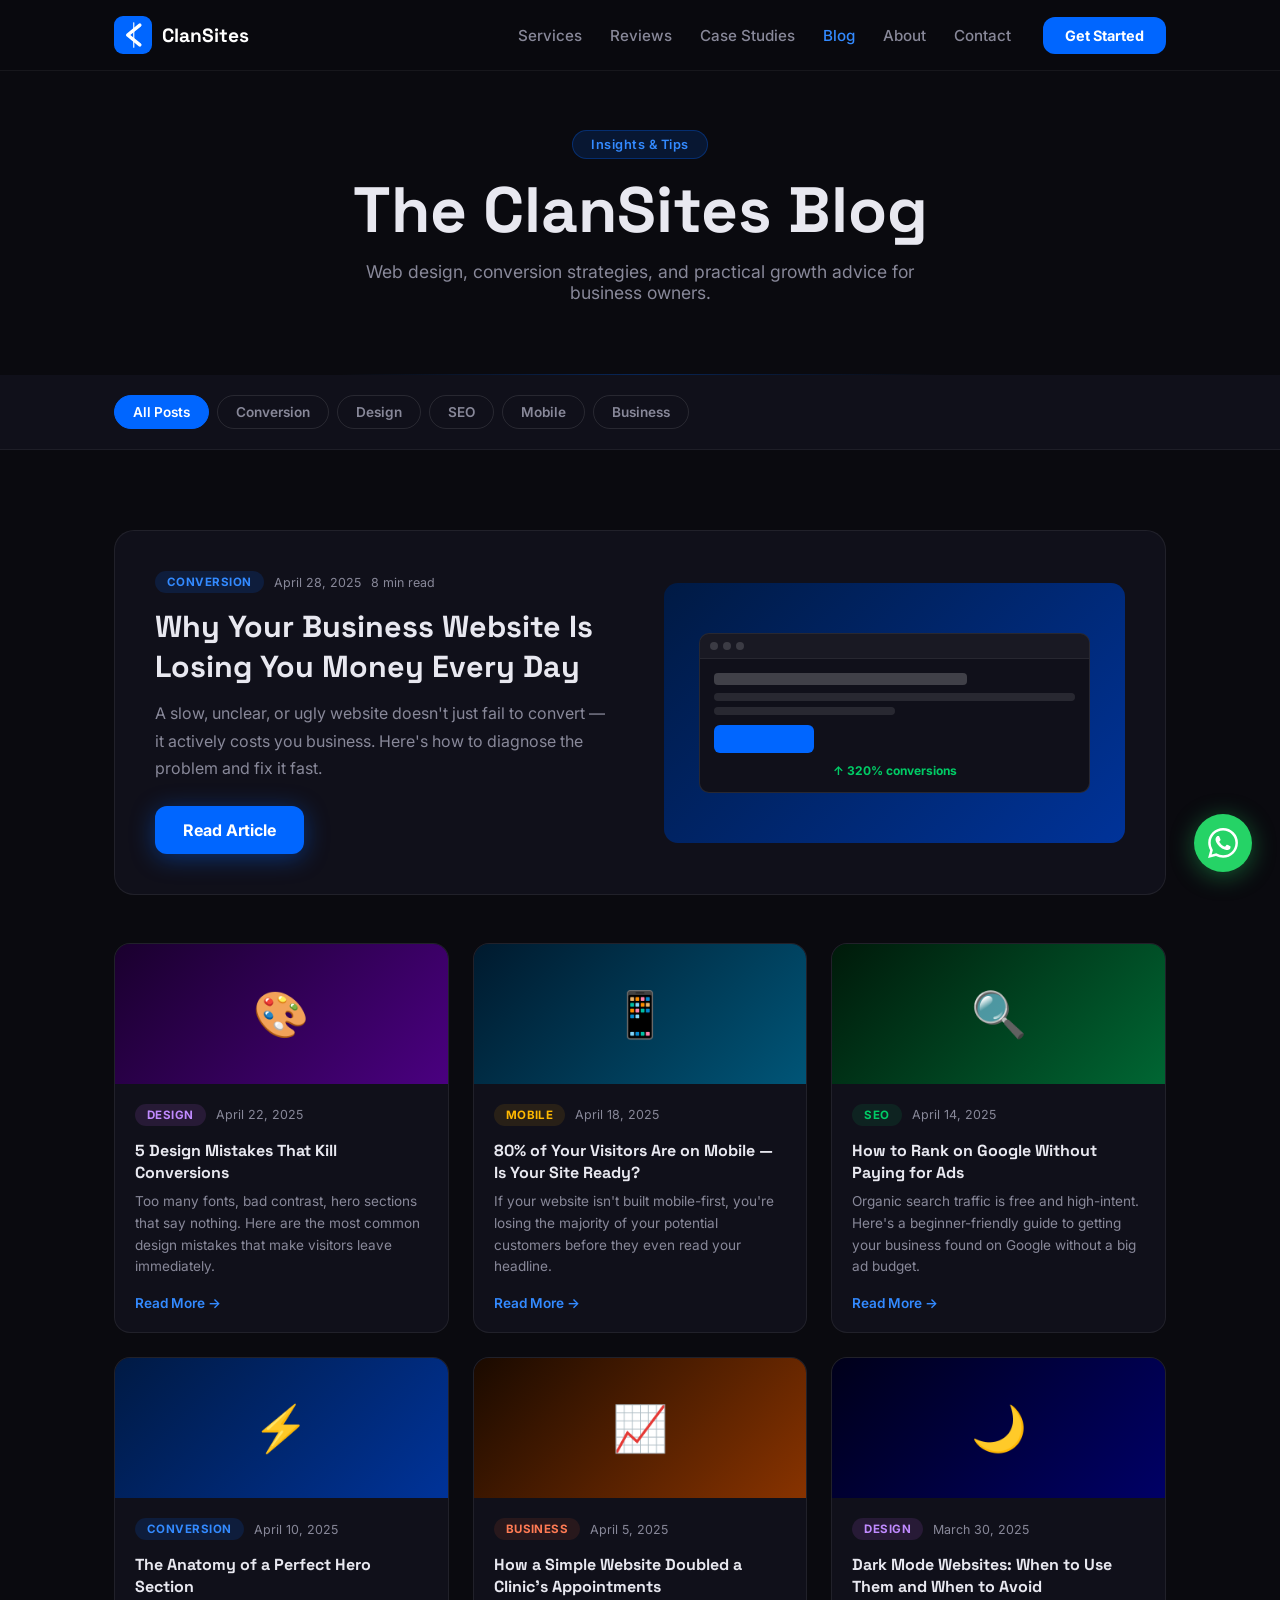
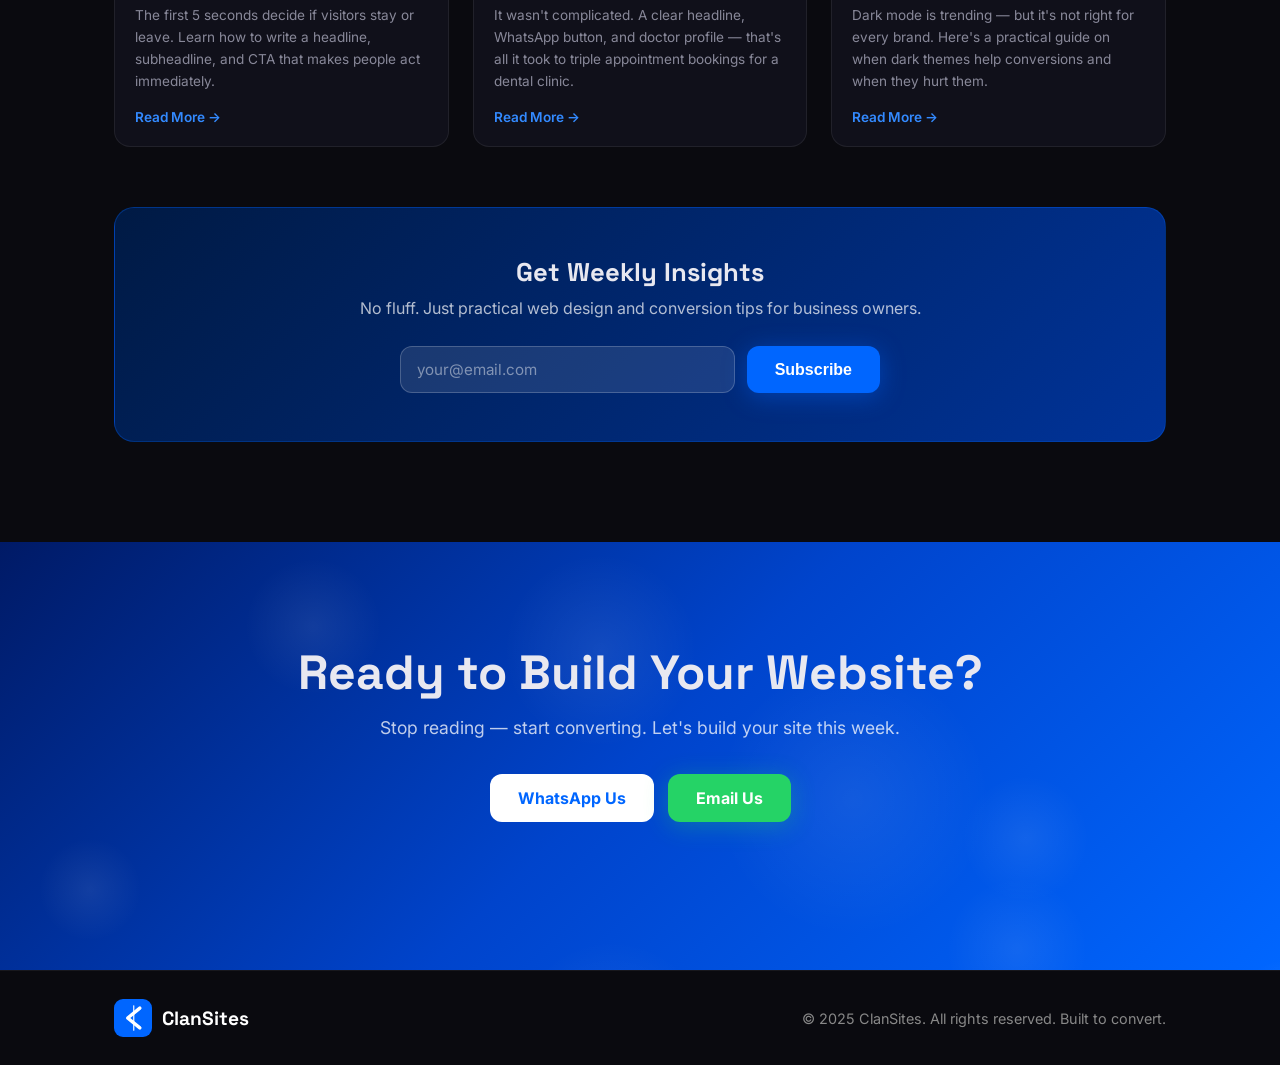
<file: blog.html>
<!DOCTYPE html>
<html lang="en">
<head>
  <!-- Google tag (gtag.js) -->
<script async src="https://www.googletagmanager.com/gtag/js?id=G-Y7ZDXS40W9"></script>
<script>
  window.dataLayer = window.dataLayer || [];
  function gtag(){dataLayer.push(arguments);}
  gtag('js', new Date());

  gtag('config', 'G-Y7ZDXS40W9');
</script>
  <meta charset="UTF-8" />
  <meta name="viewport" content="width=device-width, initial-scale=1.0" />
  <title>Blog — ClanSites</title>
  <meta name="description" content="Web design tips, conversion strategies, and business growth insights from the ClanSites team." />
  <link rel="preconnect" href="https://fonts.googleapis.com" />
  <link href="https://fonts.googleapis.com/css2?family=Inter:wght@400;500;600;700;800;900&family=Space+Grotesk:wght@400;500;700&display=swap" rel="stylesheet" />
  <link rel="stylesheet" href="style.css" />
  <link rel="stylesheet" href="pages.css" />
</head>
  
<body>

  <nav class="nav scrolled" id="navbar">
    <div class="nav-inner">
      <a class="logo" href="index.html">
        <div class="logo-icon">
          <svg viewBox="0 0 100 100" fill="none" xmlns="http://www.w3.org/2000/svg">
            <rect width="100" height="100" rx="16" fill="#0066FF"/>
            <line x1="52" y1="18" x2="52" y2="82" stroke="white" stroke-width="3" stroke-linecap="round"/>
            <path d="M68 24 L36 50 L68 76" stroke="white" stroke-width="9" stroke-linecap="round" stroke-linejoin="round" fill="none"/>
          </svg>
        </div>
        <span class="logo-text">ClanSites</span>
      </a>
      <div class="nav-links">
        <a href="index.html#services">Services</a>
        <a href="index.html#trust">Reviews</a>
        <a href="case-studies.html">Case Studies</a>
        <a href="blog.html" class="nav-active">Blog</a>
        <a href="index.html#about">About</a>
        <a href="index.html#contact">Contact</a>
      </div>
      <a href="index.html#contact" class="btn btn-nav">Get Started</a>
      <button class="hamburger" id="hamburger" aria-label="Menu">
        <span></span><span></span><span></span>
      </button>
    </div>
    <div class="mobile-menu" id="mobileMenu">
      <a href="index.html#services">Services</a>
      <a href="index.html#trust">Reviews</a>
      <a href="case-studies.html">Case Studies</a>
      <a href="blog.html" class="nav-active">Blog</a>
      <a href="index.html#about">About</a>
      <a href="index.html#contact">Contact</a>
      <a href="index.html#contact" class="btn btn-primary" style="text-align:center">Get Started</a>
    </div>
  </nav>

  <!-- PAGE HERO -->
  <section class="page-hero">
    <div class="container">
      <div class="section-label">Insights & Tips</div>
      <h1 class="page-hero-title">The ClanSites Blog</h1>
      <p class="page-hero-sub">Web design, conversion strategies, and practical growth advice for business owners.</p>
    </div>
  </section>

  <!-- BLOG FILTER -->
  <section class="blog-filter-bar">
    <div class="container">
      <div class="filter-tabs">
        <button class="filter-tab active" data-cat="all">All Posts</button>
        <button class="filter-tab" data-cat="conversion">Conversion</button>
        <button class="filter-tab" data-cat="design">Design</button>
        <button class="filter-tab" data-cat="seo">SEO</button>
        <button class="filter-tab" data-cat="mobile">Mobile</button>
        <button class="filter-tab" data-cat="business">Business</button>
      </div>
    </div>
  </section>

  <!-- FEATURED POST -->
  <main class="page-main">
    <div class="container">

      <div class="blog-featured" data-cat="conversion">
        <div class="featured-text">
          <div class="blog-meta">
            <span class="blog-cat conversion">Conversion</span>
            <span class="blog-date">April 28, 2025</span>
            <span class="blog-read">8 min read</span>
          </div>
          <h2>Why Your Business Website Is Losing You Money Every Day</h2>
          <p>A slow, unclear, or ugly website doesn't just fail to convert — it actively costs you business. Here's how to diagnose the problem and fix it fast.</p>
          <a href="#" class="btn btn-primary">Read Article</a>
        </div>
        <div class="featured-visual">
          <div class="blog-illustration conversion-ill">
            <div class="ill-browser">
              <div class="ill-bar"><span></span><span></span><span></span></div>
              <div class="ill-content">
                <div class="ill-h"></div>
                <div class="ill-p"></div>
                <div class="ill-p short"></div>
                <div class="ill-btn"></div>
                <div class="ill-arrow">↑ 320% conversions</div>
              </div>
            </div>
          </div>
        </div>
      </div>

      <!-- Blog Grid -->
      <div class="blog-grid">

        <article class="blog-card" data-cat="design">
          <div class="blog-card-visual design-v">
            <div class="bv-icon">🎨</div>
          </div>
          <div class="blog-card-body">
            <div class="blog-meta">
              <span class="blog-cat design">Design</span>
              <span class="blog-date">April 22, 2025</span>
            </div>
            <h3>5 Design Mistakes That Kill Conversions</h3>
            <p>Too many fonts, bad contrast, hero sections that say nothing. Here are the most common design mistakes that make visitors leave immediately.</p>
            <a href="#" class="blog-read-link">Read More →</a>
          </div>
        </article>

        <article class="blog-card" data-cat="mobile">
          <div class="blog-card-visual mobile-v">
            <div class="bv-icon">📱</div>
          </div>
          <div class="blog-card-body">
            <div class="blog-meta">
              <span class="blog-cat mobile">Mobile</span>
              <span class="blog-date">April 18, 2025</span>
            </div>
            <h3>80% of Your Visitors Are on Mobile — Is Your Site Ready?</h3>
            <p>If your website isn't built mobile-first, you're losing the majority of your potential customers before they even read your headline.</p>
            <a href="#" class="blog-read-link">Read More →</a>
          </div>
        </article>

        <article class="blog-card" data-cat="seo">
          <div class="blog-card-visual seo-v">
            <div class="bv-icon">🔍</div>
          </div>
          <div class="blog-card-body">
            <div class="blog-meta">
              <span class="blog-cat seo">SEO</span>
              <span class="blog-date">April 14, 2025</span>
            </div>
            <h3>How to Rank on Google Without Paying for Ads</h3>
            <p>Organic search traffic is free and high-intent. Here's a beginner-friendly guide to getting your business found on Google without a big ad budget.</p>
            <a href="#" class="blog-read-link">Read More →</a>
          </div>
        </article>

        <article class="blog-card" data-cat="conversion">
          <div class="blog-card-visual conv-v">
            <div class="bv-icon">⚡</div>
          </div>
          <div class="blog-card-body">
            <div class="blog-meta">
              <span class="blog-cat conversion">Conversion</span>
              <span class="blog-date">April 10, 2025</span>
            </div>
            <h3>The Anatomy of a Perfect Hero Section</h3>
            <p>The first 5 seconds decide if visitors stay or leave. Learn how to write a headline, subheadline, and CTA that makes people act immediately.</p>
            <a href="#" class="blog-read-link">Read More →</a>
          </div>
        </article>

        <article class="blog-card" data-cat="business">
          <div class="blog-card-visual biz-v">
            <div class="bv-icon">📈</div>
          </div>
          <div class="blog-card-body">
            <div class="blog-meta">
              <span class="blog-cat business">Business</span>
              <span class="blog-date">April 5, 2025</span>
            </div>
            <h3>How a Simple Website Doubled a Clinic's Appointments</h3>
            <p>It wasn't complicated. A clear headline, WhatsApp button, and doctor profile — that's all it took to triple appointment bookings for a dental clinic.</p>
            <a href="#" class="blog-read-link">Read More →</a>
          </div>
        </article>

        <article class="blog-card" data-cat="design">
          <div class="blog-card-visual design-v2">
            <div class="bv-icon">🌙</div>
          </div>
          <div class="blog-card-body">
            <div class="blog-meta">
              <span class="blog-cat design">Design</span>
              <span class="blog-date">March 30, 2025</span>
            </div>
            <h3>Dark Mode Websites: When to Use Them and When to Avoid</h3>
            <p>Dark mode is trending — but it's not right for every brand. Here's a practical guide on when dark themes help conversions and when they hurt them.</p>
            <a href="#" class="blog-read-link">Read More →</a>
          </div>
        </article>

      </div>

      <!-- Newsletter -->
      <div class="newsletter-box">
        <h3>Get Weekly Insights</h3>
        <p>No fluff. Just practical web design and conversion tips for business owners.</p>
        <form class="newsletter-form" id="newsletterForm">
          <input type="email" placeholder="your@email.com" required />
          <button type="submit" class="btn btn-primary">Subscribe</button>
        </form>
      </div>

    </div>
  </main>

  <section class="final-cta">
    <div class="cta-3d-bg" id="ctaBg"></div>
    <div class="container" style="position:relative;z-index:2">
      <h2>Ready to Build Your Website?</h2>
      <p>Stop reading — start converting. Let's build your site this week.</p>
      <div class="hero-ctas">
        <a href="https://wa.me/923001234567" target="_blank" class="btn btn-white">WhatsApp Us</a>
        <a href="mailto:hello@clansites.com" class="btn btn-whatsapp">Email Us</a>
      </div>
    </div>
  </section>

  <footer class="footer">
    <div class="container footer-inner">
      <a class="logo" href="index.html">
        <div class="logo-icon">
          <svg viewBox="0 0 100 100" fill="none" xmlns="http://www.w3.org/2000/svg">
            <rect width="100" height="100" rx="16" fill="#0066FF"/>
            <line x1="52" y1="18" x2="52" y2="82" stroke="white" stroke-width="3" stroke-linecap="round"/>
            <path d="M68 24 L36 50 L68 76" stroke="white" stroke-width="9" stroke-linecap="round" stroke-linejoin="round" fill="none"/>
          </svg>
        </div>
        <span class="logo-text" style="color:white">ClanSites</span>
      </a>
      <p style="color:#888;font-size:0.9rem">© 2025 ClanSites. All rights reserved. Built to convert.</p>
    </div>
  </footer>

  <a href="https://wa.me/923001234567" target="_blank" class="sticky-wa" aria-label="WhatsApp">
    <svg viewBox="0 0 24 24" fill="white" xmlns="http://www.w3.org/2000/svg">
      <path d="M17.472 14.382c-.297-.149-1.758-.867-2.03-.967-.273-.099-.471-.148-.67.15-.197.297-.767.966-.94 1.164-.173.199-.347.223-.644.075-.297-.15-1.255-.463-2.39-1.475-.883-.788-1.48-1.761-1.653-2.059-.173-.297-.018-.458.13-.606.134-.133.298-.347.446-.52.149-.174.198-.298.298-.497.099-.198.05-.371-.025-.52-.075-.149-.669-1.612-.916-2.207-.242-.579-.487-.5-.669-.51-.173-.008-.371-.01-.57-.01-.198 0-.52.074-.792.372-.272.297-1.04 1.016-1.04 2.479 0 1.462 1.065 2.875 1.213 3.074.149.198 2.096 3.2 5.077 4.487.709.306 1.262.489 1.694.625.712.227 1.36.195 1.871.118.571-.085 1.758-.719 2.006-1.413.248-.694.248-1.289.173-1.413-.074-.124-.272-.198-.57-.347m-5.421 7.403h-.004a9.87 9.87 0 01-5.031-1.378l-.361-.214-3.741.982.998-3.648-.235-.374a9.86 9.86 0 01-1.51-5.26c.001-5.45 4.436-9.884 9.888-9.884 2.64 0 5.122 1.03 6.988 2.898a9.825 9.825 0 012.893 6.994c-.003 5.45-4.437 9.884-9.885 9.884m8.413-18.297A11.815 11.815 0 0012.05 0C5.495 0 .16 5.335.157 11.892c0 2.096.547 4.142 1.588 5.945L.057 24l6.305-1.654a11.882 11.882 0 005.683 1.448h.005c6.554 0 11.89-5.335 11.893-11.893a11.821 11.821 0 00-3.48-8.413Z"/>
    </svg>
  </a>

  <script>
    const hamburger = document.getElementById('hamburger');
    const mobileMenu = document.getElementById('mobileMenu');
    hamburger.addEventListener('click', () => mobileMenu.classList.toggle('open'));

    // Filter tabs
    const tabs = document.querySelectorAll('.filter-tab');
    tabs.forEach(tab => {
      tab.addEventListener('click', () => {
        tabs.forEach(t => t.classList.remove('active'));
        tab.classList.add('active');
        const cat = tab.dataset.cat;
        document.querySelectorAll('.blog-card, .blog-featured').forEach(card => {
          if (cat === 'all' || card.dataset.cat === cat) {
            card.style.display = '';
            setTimeout(() => card.style.opacity = '1', 10);
          } else {
            card.style.opacity = '0';
            setTimeout(() => card.style.display = 'none', 200);
          }
        });
      });
    });

    // Newsletter
    document.getElementById('newsletterForm').addEventListener('submit', function(e) {
      e.preventDefault();
      this.innerHTML = '<p style="color:#00CC66;font-weight:600;padding:12px 0">You\'re subscribed! Check your inbox.</p>';
    });

    // CTA bg
    const ctaBg = document.getElementById('ctaBg');
    for (let i = 0; i < 8; i++) {
      const orb = document.createElement('div');
      const size = Math.random() * 200 + 80;
      orb.style.cssText = `position:absolute;width:${size}px;height:${size}px;background:radial-gradient(circle,rgba(255,255,255,0.07),transparent 70%);border-radius:50%;left:${Math.random()*100}%;top:${Math.random()*100}%;pointer-events:none;`;
      ctaBg.appendChild(orb);
    }
  </script>
</body>
</html>
</file>
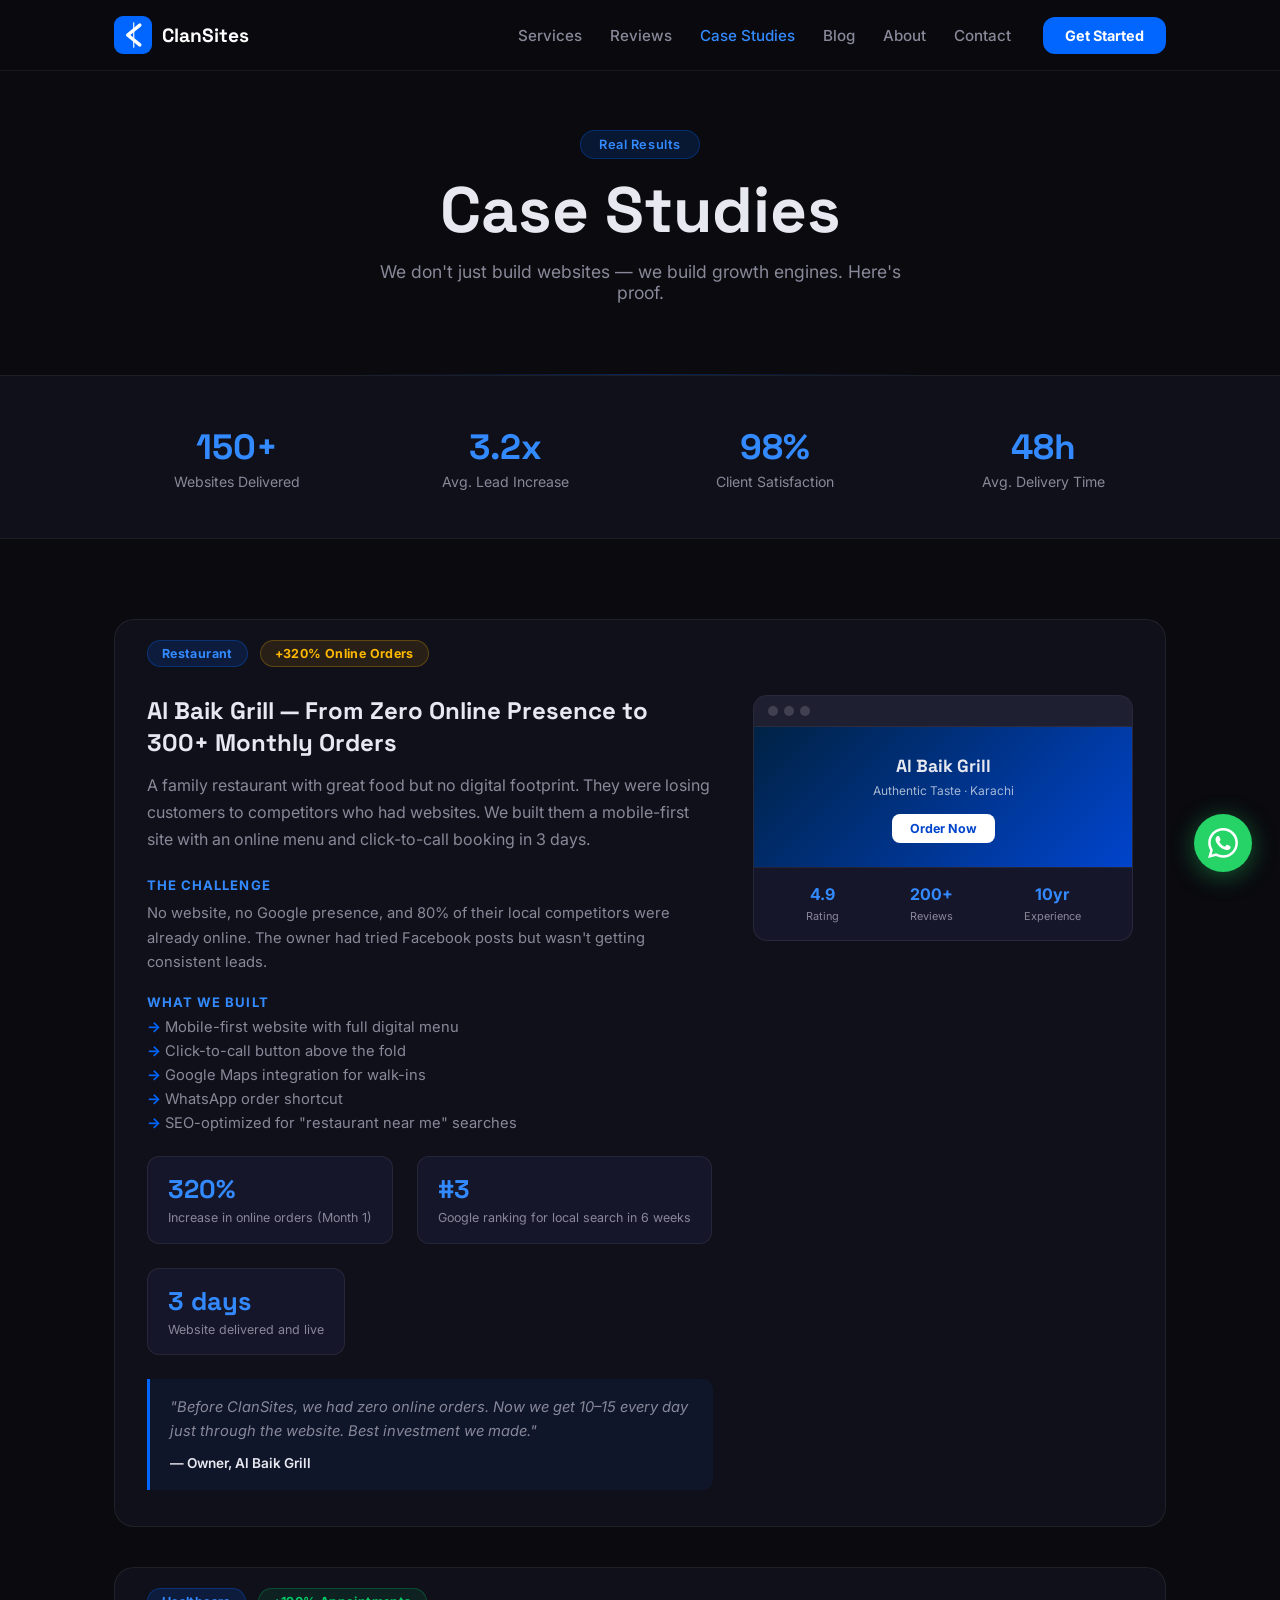
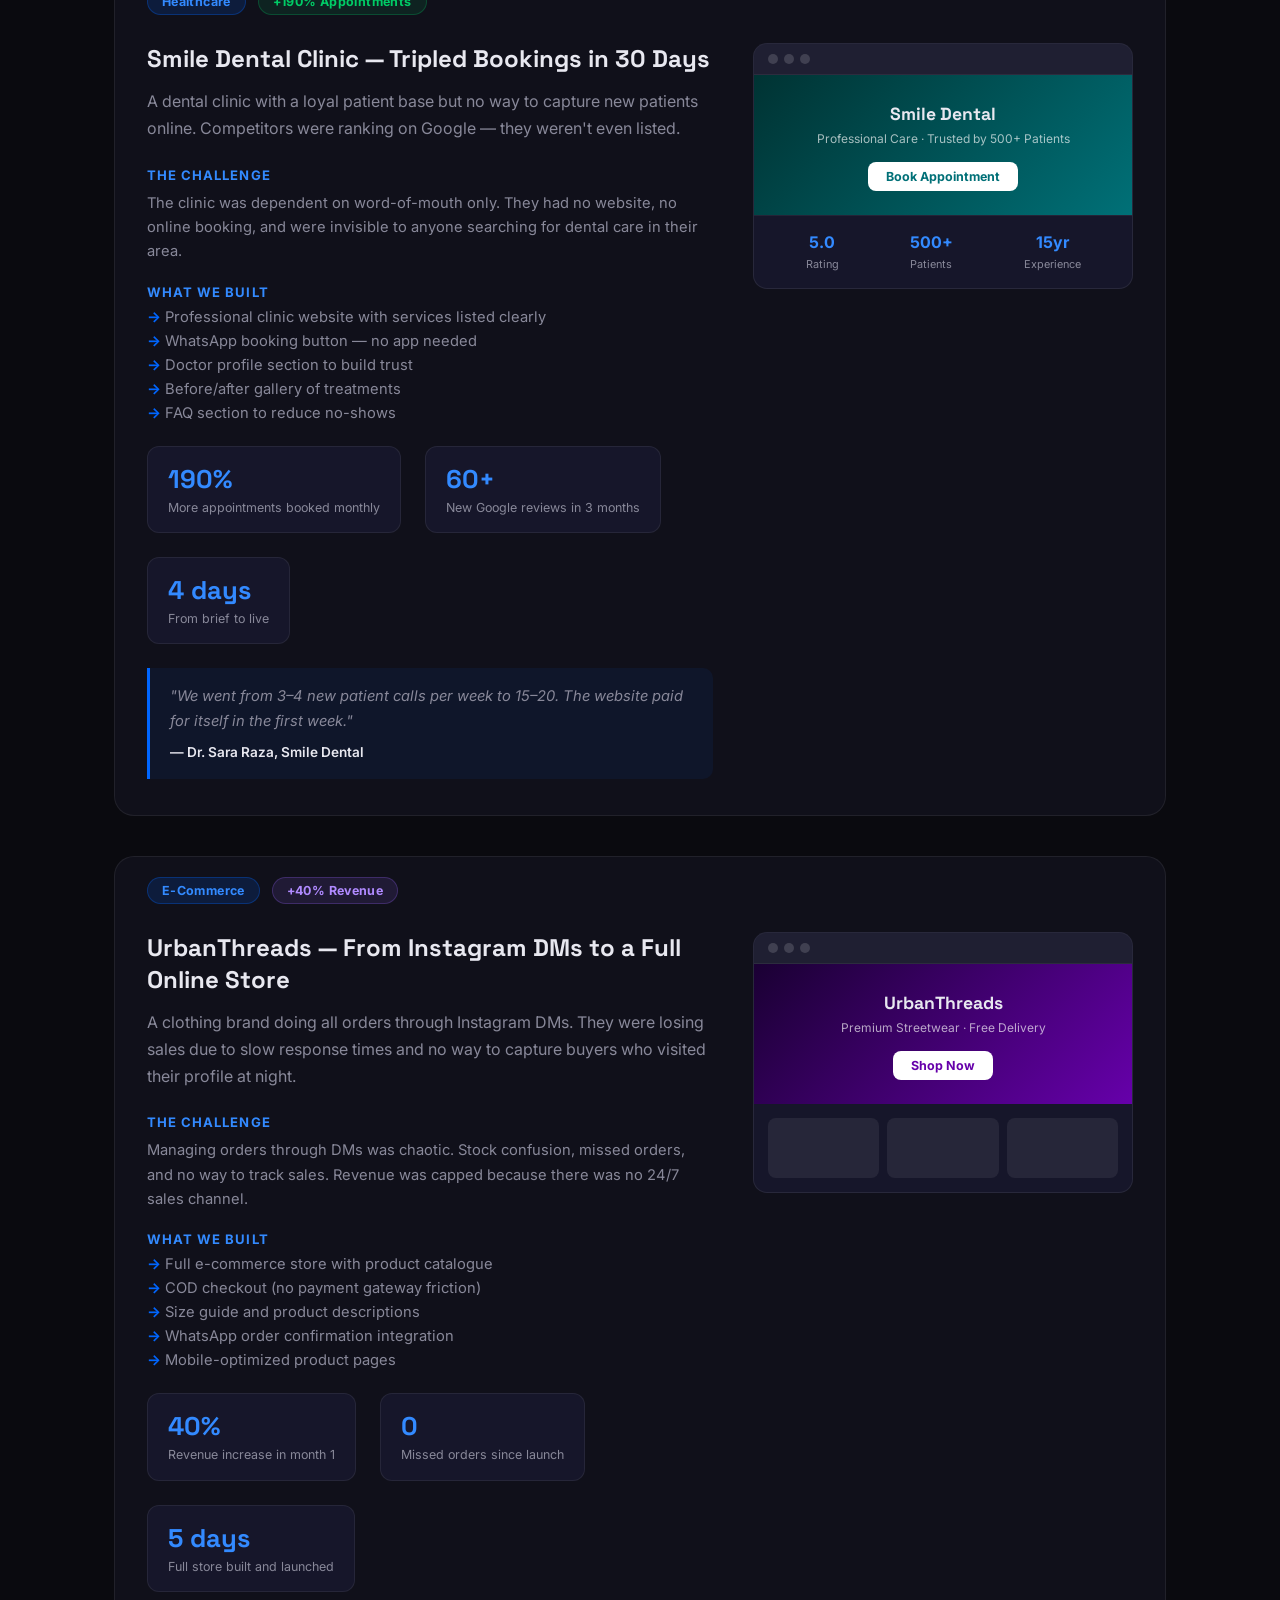
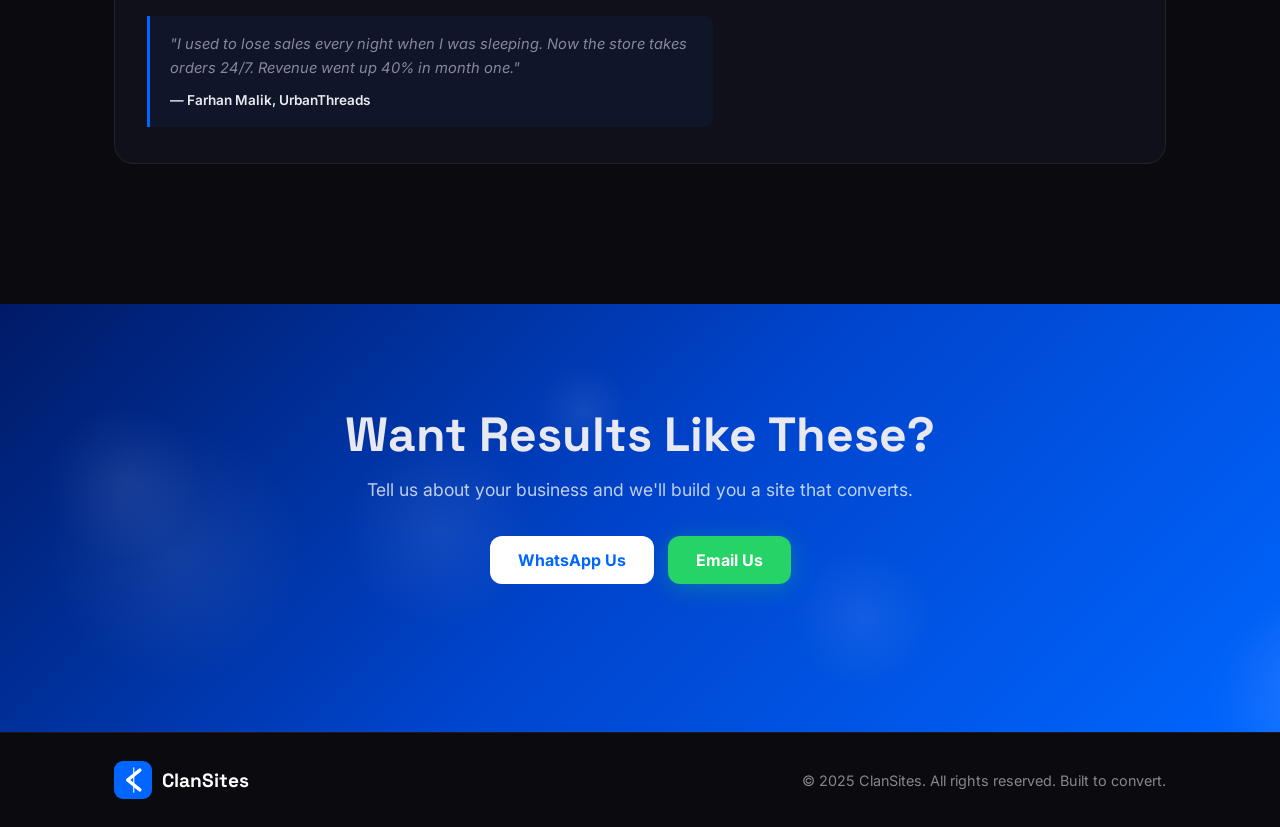
<file: case-studies.html>
<!DOCTYPE html>
<html lang="en">
<head>
  <!-- Google tag (gtag.js) -->
<script async src="https://www.googletagmanager.com/gtag/js?id=G-Y7ZDXS40W9"></script>
<script>
  window.dataLayer = window.dataLayer || [];
  function gtag(){dataLayer.push(arguments);}
  gtag('js', new Date());

  gtag('config', 'G-Y7ZDXS40W9');
</script>
  <meta charset="UTF-8" />
  <meta name="viewport" content="width=device-width, initial-scale=1.0" />
  <title>Case Studies — ClanSites</title>
  <meta name="description" content="Real results from real businesses. See how ClanSites helped restaurants, clinics, and e-commerce brands grow with high-converting websites." />
  <link rel="preconnect" href="https://fonts.googleapis.com" />
  <link href="https://fonts.googleapis.com/css2?family=Inter:wght@400;500;600;700;800;900&family=Space+Grotesk:wght@400;500;700&display=swap" rel="stylesheet" />
  <link rel="stylesheet" href="style.css" />
  <link rel="stylesheet" href="pages.css" />
</head>
  
<body>

  <nav class="nav scrolled" id="navbar">
    <div class="nav-inner">
      <a class="logo" href="index.html">
        <div class="logo-icon">
          <svg viewBox="0 0 100 100" fill="none" xmlns="http://www.w3.org/2000/svg">
            <rect width="100" height="100" rx="16" fill="#0066FF"/>
            <line x1="52" y1="18" x2="52" y2="82" stroke="white" stroke-width="3" stroke-linecap="round"/>
            <path d="M68 24 L36 50 L68 76" stroke="white" stroke-width="9" stroke-linecap="round" stroke-linejoin="round" fill="none"/>
          </svg>
        </div>
        <span class="logo-text">ClanSites</span>
      </a>
      <div class="nav-links">
        <a href="index.html#services">Services</a>
        <a href="index.html#trust">Reviews</a>
        <a href="case-studies.html" class="nav-active">Case Studies</a>
        <a href="blog.html">Blog</a>
        <a href="index.html#about">About</a>
        <a href="index.html#contact">Contact</a>
      </div>
      <a href="index.html#contact" class="btn btn-nav">Get Started</a>
      <button class="hamburger" id="hamburger" aria-label="Menu">
        <span></span><span></span><span></span>
      </button>
    </div>
    <div class="mobile-menu" id="mobileMenu">
      <a href="index.html#services">Services</a>
      <a href="index.html#trust">Reviews</a>
      <a href="case-studies.html" class="nav-active">Case Studies</a>
      <a href="blog.html">Blog</a>
      <a href="index.html#about">About</a>
      <a href="index.html#contact">Contact</a>
      <a href="index.html#contact" class="btn btn-primary" style="text-align:center">Get Started</a>
    </div>
  </nav>

  <!-- PAGE HERO -->
  <section class="page-hero">
    <div class="container">
      <div class="section-label">Real Results</div>
      <h1 class="page-hero-title">Case Studies</h1>
      <p class="page-hero-sub">We don't just build websites — we build growth engines. Here's proof.</p>
    </div>
  </section>

  <!-- STATS BANNER -->
  <section class="stats-banner">
    <div class="container stats-grid">
      <div class="stat-box">
        <span>150+</span>
        <p>Websites Delivered</p>
      </div>
      <div class="stat-box">
        <span>3.2x</span>
        <p>Avg. Lead Increase</p>
      </div>
      <div class="stat-box">
        <span>98%</span>
        <p>Client Satisfaction</p>
      </div>
      <div class="stat-box">
        <span>48h</span>
        <p>Avg. Delivery Time</p>
      </div>
    </div>
  </section>

  <!-- CASE STUDIES -->
  <main class="page-main">
    <div class="container">

      <!-- Case Study 1 -->
      <article class="case-study-card">
        <div class="cs-header">
          <div class="cs-industry-badge">Restaurant</div>
          <div class="cs-result-badge">+320% Online Orders</div>
        </div>
        <div class="cs-body">
          <div class="cs-text">
            <h2>Al Baik Grill — From Zero Online Presence to 300+ Monthly Orders</h2>
            <p class="cs-summary">A family restaurant with great food but no digital footprint. They were losing customers to competitors who had websites. We built them a mobile-first site with an online menu and click-to-call booking in 3 days.</p>

            <div class="cs-challenge">
              <h3>The Challenge</h3>
              <p>No website, no Google presence, and 80% of their local competitors were already online. The owner had tried Facebook posts but wasn't getting consistent leads.</p>
            </div>

            <div class="cs-solution">
              <h3>What We Built</h3>
              <ul>
                <li>Mobile-first website with full digital menu</li>
                <li>Click-to-call button above the fold</li>
                <li>Google Maps integration for walk-ins</li>
                <li>WhatsApp order shortcut</li>
                <li>SEO-optimized for "restaurant near me" searches</li>
              </ul>
            </div>

            <div class="cs-metrics">
              <div class="metric">
                <span>320%</span>
                <p>Increase in online orders (Month 1)</p>
              </div>
              <div class="metric">
                <span>#3</span>
                <p>Google ranking for local search in 6 weeks</p>
              </div>
              <div class="metric">
                <span>3 days</span>
                <p>Website delivered and live</p>
              </div>
            </div>

            <blockquote class="cs-quote">
              "Before ClanSites, we had zero online orders. Now we get 10–15 every day just through the website. Best investment we made."
              <cite>— Owner, Al Baik Grill</cite>
            </blockquote>
          </div>
          <div class="cs-visual">
            <div class="cs-mock restaurant-mock">
              <div class="mock-nav"><span></span><span></span><span></span></div>
              <div class="mock-hero">
                <div class="mock-h1">Al Baik Grill</div>
                <div class="mock-sub">Authentic Taste · Karachi</div>
                <div class="mock-btn">Order Now</div>
              </div>
              <div class="mock-stats-row">
                <div class="mock-stat"><b>4.9</b><small>Rating</small></div>
                <div class="mock-stat"><b>200+</b><small>Reviews</small></div>
                <div class="mock-stat"><b>10yr</b><small>Experience</small></div>
              </div>
            </div>
          </div>
        </div>
      </article>

      <!-- Case Study 2 -->
      <article class="case-study-card">
        <div class="cs-header">
          <div class="cs-industry-badge">Healthcare</div>
          <div class="cs-result-badge cs-result-green">+190% Appointments</div>
        </div>
        <div class="cs-body">
          <div class="cs-text">
            <h2>Smile Dental Clinic — Tripled Bookings in 30 Days</h2>
            <p class="cs-summary">A dental clinic with a loyal patient base but no way to capture new patients online. Competitors were ranking on Google — they weren't even listed.</p>

            <div class="cs-challenge">
              <h3>The Challenge</h3>
              <p>The clinic was dependent on word-of-mouth only. They had no website, no online booking, and were invisible to anyone searching for dental care in their area.</p>
            </div>

            <div class="cs-solution">
              <h3>What We Built</h3>
              <ul>
                <li>Professional clinic website with services listed clearly</li>
                <li>WhatsApp booking button — no app needed</li>
                <li>Doctor profile section to build trust</li>
                <li>Before/after gallery of treatments</li>
                <li>FAQ section to reduce no-shows</li>
              </ul>
            </div>

            <div class="cs-metrics">
              <div class="metric">
                <span>190%</span>
                <p>More appointments booked monthly</p>
              </div>
              <div class="metric">
                <span>60+</span>
                <p>New Google reviews in 3 months</p>
              </div>
              <div class="metric">
                <span>4 days</span>
                <p>From brief to live</p>
              </div>
            </div>

            <blockquote class="cs-quote">
              "We went from 3–4 new patient calls per week to 15–20. The website paid for itself in the first week."
              <cite>— Dr. Sara Raza, Smile Dental</cite>
            </blockquote>
          </div>
          <div class="cs-visual">
            <div class="cs-mock clinic-mock">
              <div class="mock-nav"><span></span><span></span><span></span></div>
              <div class="mock-hero teal">
                <div class="mock-h1">Smile Dental</div>
                <div class="mock-sub">Professional Care · Trusted by 500+ Patients</div>
                <div class="mock-btn">Book Appointment</div>
              </div>
              <div class="mock-stats-row">
                <div class="mock-stat"><b>5.0</b><small>Rating</small></div>
                <div class="mock-stat"><b>500+</b><small>Patients</small></div>
                <div class="mock-stat"><b>15yr</b><small>Experience</small></div>
              </div>
            </div>
          </div>
        </div>
      </article>

      <!-- Case Study 3 -->
      <article class="case-study-card">
        <div class="cs-header">
          <div class="cs-industry-badge">E-Commerce</div>
          <div class="cs-result-badge cs-result-purple">+40% Revenue</div>
        </div>
        <div class="cs-body">
          <div class="cs-text">
            <h2>UrbanThreads — From Instagram DMs to a Full Online Store</h2>
            <p class="cs-summary">A clothing brand doing all orders through Instagram DMs. They were losing sales due to slow response times and no way to capture buyers who visited their profile at night.</p>

            <div class="cs-challenge">
              <h3>The Challenge</h3>
              <p>Managing orders through DMs was chaotic. Stock confusion, missed orders, and no way to track sales. Revenue was capped because there was no 24/7 sales channel.</p>
            </div>

            <div class="cs-solution">
              <h3>What We Built</h3>
              <ul>
                <li>Full e-commerce store with product catalogue</li>
                <li>COD checkout (no payment gateway friction)</li>
                <li>Size guide and product descriptions</li>
                <li>WhatsApp order confirmation integration</li>
                <li>Mobile-optimized product pages</li>
              </ul>
            </div>

            <div class="cs-metrics">
              <div class="metric">
                <span>40%</span>
                <p>Revenue increase in month 1</p>
              </div>
              <div class="metric">
                <span>0</span>
                <p>Missed orders since launch</p>
              </div>
              <div class="metric">
                <span>5 days</span>
                <p>Full store built and launched</p>
              </div>
            </div>

            <blockquote class="cs-quote">
              "I used to lose sales every night when I was sleeping. Now the store takes orders 24/7. Revenue went up 40% in month one."
              <cite>— Farhan Malik, UrbanThreads</cite>
            </blockquote>
          </div>
          <div class="cs-visual">
            <div class="cs-mock ecom-mock">
              <div class="mock-nav"><span></span><span></span><span></span></div>
              <div class="mock-hero purple">
                <div class="mock-h1">UrbanThreads</div>
                <div class="mock-sub">Premium Streetwear · Free Delivery</div>
                <div class="mock-btn">Shop Now</div>
              </div>
              <div class="mock-products">
                <div class="mock-product"></div>
                <div class="mock-product"></div>
                <div class="mock-product"></div>
              </div>
            </div>
          </div>
        </div>
      </article>

    </div>
  </main>

  <!-- CTA -->
  <section class="final-cta">
    <div class="cta-3d-bg" id="ctaBg"></div>
    <div class="container" style="position:relative;z-index:2">
      <h2>Want Results Like These?</h2>
      <p>Tell us about your business and we'll build you a site that converts.</p>
      <div class="hero-ctas">
        <a href="https://wa.me/923001234567" target="_blank" class="btn btn-white">WhatsApp Us</a>
        <a href="mailto:hello@clansites.com" class="btn btn-whatsapp">Email Us</a>
      </div>
    </div>
  </section>

  <footer class="footer">
    <div class="container footer-inner">
      <a class="logo" href="index.html">
        <div class="logo-icon">
          <svg viewBox="0 0 100 100" fill="none" xmlns="http://www.w3.org/2000/svg">
            <rect width="100" height="100" rx="16" fill="#0066FF"/>
            <line x1="52" y1="18" x2="52" y2="82" stroke="white" stroke-width="3" stroke-linecap="round"/>
            <path d="M68 24 L36 50 L68 76" stroke="white" stroke-width="9" stroke-linecap="round" stroke-linejoin="round" fill="none"/>
          </svg>
        </div>
        <span class="logo-text" style="color:white">ClanSites</span>
      </a>
      <p style="color:#888;font-size:0.9rem">© 2025 ClanSites. All rights reserved. Built to convert.</p>
    </div>
  </footer>

  <a href="https://wa.me/923001234567" target="_blank" class="sticky-wa" aria-label="WhatsApp">
    <svg viewBox="0 0 24 24" fill="white" xmlns="http://www.w3.org/2000/svg">
      <path d="M17.472 14.382c-.297-.149-1.758-.867-2.03-.967-.273-.099-.471-.148-.67.15-.197.297-.767.966-.94 1.164-.173.199-.347.223-.644.075-.297-.15-1.255-.463-2.39-1.475-.883-.788-1.48-1.761-1.653-2.059-.173-.297-.018-.458.13-.606.134-.133.298-.347.446-.52.149-.174.198-.298.298-.497.099-.198.05-.371-.025-.52-.075-.149-.669-1.612-.916-2.207-.242-.579-.487-.5-.669-.51-.173-.008-.371-.01-.57-.01-.198 0-.52.074-.792.372-.272.297-1.04 1.016-1.04 2.479 0 1.462 1.065 2.875 1.213 3.074.149.198 2.096 3.2 5.077 4.487.709.306 1.262.489 1.694.625.712.227 1.36.195 1.871.118.571-.085 1.758-.719 2.006-1.413.248-.694.248-1.289.173-1.413-.074-.124-.272-.198-.57-.347m-5.421 7.403h-.004a9.87 9.87 0 01-5.031-1.378l-.361-.214-3.741.982.998-3.648-.235-.374a9.86 9.86 0 01-1.51-5.26c.001-5.45 4.436-9.884 9.888-9.884 2.64 0 5.122 1.03 6.988 2.898a9.825 9.825 0 012.893 6.994c-.003 5.45-4.437 9.884-9.885 9.884m8.413-18.297A11.815 11.815 0 0012.05 0C5.495 0 .16 5.335.157 11.892c0 2.096.547 4.142 1.588 5.945L.057 24l6.305-1.654a11.882 11.882 0 005.683 1.448h.005c6.554 0 11.89-5.335 11.893-11.893a11.821 11.821 0 00-3.48-8.413Z"/>
    </svg>
  </a>

  <script>
    const hamburger = document.getElementById('hamburger');
    const mobileMenu = document.getElementById('mobileMenu');
    hamburger.addEventListener('click', () => mobileMenu.classList.toggle('open'));

    // CTA bg orbs
    const ctaBg = document.getElementById('ctaBg');
    for (let i = 0; i < 8; i++) {
      const orb = document.createElement('div');
      const size = Math.random() * 200 + 80;
      orb.style.cssText = `position:absolute;width:${size}px;height:${size}px;background:radial-gradient(circle,rgba(255,255,255,0.07),transparent 70%);border-radius:50%;left:${Math.random()*100}%;top:${Math.random()*100}%;pointer-events:none;animation:orbF ${5+Math.random()*5}s ease-in-out ${Math.random()*4}s infinite;`;
      ctaBg.appendChild(orb);
    }
    const st = document.createElement('style');
    st.textContent = `@keyframes orbF{0%,100%{transform:translate(0,0)}50%{transform:translate(20px,-20px)}}`;
    document.head.appendChild(st);
  </script>
</body>
</html>
</file>
<file: style.css>
/* ===== RESET & BASE ===== */
*, *::before, *::after { box-sizing: border-box; margin: 0; padding: 0; }
:root {
  --blue: #0066FF;
  --blue-dark: #0044CC;
  --blue-light: #338AFF;
  --white: #ffffff;
  --bg: #0A0A0F;
  --bg2: #10101A;
  --bg3: #16162A;
  --text: #E8E8F0;
  --text-muted: #888899;
  --green: #25D366;
  --radius: 16px;
  --shadow: 0 8px 40px rgba(0,102,255,0.18);
}
html { scroll-behavior: smooth; }
body {
  font-family: 'Inter', sans-serif;
  background: var(--bg);
  color: var(--text);
  overflow-x: hidden;
}
/* ===== UTILITY ===== */
.container { max-width: 1100px; margin: 0 auto; padding: 0 24px; }
.section-label {
  display: inline-block;
  background: rgba(0,102,255,0.15);
  color: var(--blue-light);
  border: 1px solid rgba(0,102,255,0.3);
  border-radius: 100px;
  font-size: 0.8rem;
  font-weight: 600;
  padding: 6px 18px;
  margin-bottom: 16px;
  letter-spacing: 0.04em;
}
.section-title {
  font-family: 'Space Grotesk', sans-serif;
  font-size: clamp(1.8rem, 4vw, 2.8rem);
  font-weight: 700;
  text-align: center;
  margin-bottom: 12px;
  line-height: 1.2;
}
.section-sub {
  text-align: center;
  color: var(--text-muted);
  font-size: 1.05rem;
  max-width: 600px;
  margin: 0 auto 48px;
}
.gradient-text {
  background: linear-gradient(135deg, #0066FF, #00C6FF, #0066FF);
  background-size: 200% auto;
  -webkit-background-clip: text;
  -webkit-text-fill-color: transparent;
  background-clip: text;
  animation: gradShift 3s linear infinite;
}
@keyframes gradShift { to { background-position: 200% center; } }
/* ===== BUTTONS ===== */
.btn {
  display: inline-flex;
  align-items: center;
  gap: 8px;
  padding: 14px 28px;
  border-radius: 12px;
  font-weight: 700;
  font-size: 1rem;
  text-decoration: none;
  border: none;
  cursor: pointer;
  transition: all 0.3s ease;
  white-space: nowrap;
}
.btn-primary {
  background: var(--blue);
  color: white;
  box-shadow: 0 4px 24px rgba(0,102,255,0.4);
}
.btn-primary:hover { background: var(--blue-dark); transform: translateY(-2px); box-shadow: 0 8px 32px rgba(0,102,255,0.5); }
.btn-whatsapp { background: var(--green); color: white; box-shadow: 0 4px 24px rgba(37,211,102,0.3); }
.btn-whatsapp:hover { background: #1da851; transform: translateY(-2px); box-shadow: 0 8px 32px rgba(37,211,102,0.4); }
.btn-white { background: white; color: var(--blue); font-weight: 700; }
.btn-white:hover { transform: translateY(-2px); box-shadow: 0 8px 32px rgba(255,255,255,0.2); }
.btn-nav { background: var(--blue); color: white; padding: 10px 22px; font-size: 0.9rem; }
.btn-nav:hover { background: var(--blue-dark); }
/* ===== NAV ===== */
.nav {
  position: fixed;
  top: 0; left: 0; right: 0;
  z-index: 1000;
  background: rgba(10,10,15,0.85);
  backdrop-filter: blur(20px);
  border-bottom: 1px solid rgba(255,255,255,0.06);
  transition: all 0.3s;
}
.nav.scrolled { background: rgba(10,10,15,0.98); }
.nav-inner {
  max-width: 1100px;
  margin: 0 auto;
  padding: 0 24px;
  height: 70px;
  display: flex;
  align-items: center;
  gap: 32px;
}
.logo { display: flex; align-items: center; gap: 10px; text-decoration: none; }
.logo-icon { width: 38px; height: 38px; border-radius: 9px; overflow: hidden; }
.logo-icon svg { width: 100%; height: 100%; }
.logo-text { font-family: 'Space Grotesk', sans-serif; font-weight: 700; font-size: 1.2rem; color: var(--white); }
.nav-links { display: flex; gap: 28px; margin-left: auto; }
.nav-links a { color: var(--text-muted); text-decoration: none; font-size: 0.95rem; font-weight: 500; transition: color 0.2s; }
.nav-links a:hover { color: white; }
.hamburger { display: none; flex-direction: column; gap: 5px; background: none; border: none; cursor: pointer; padding: 4px; }
.hamburger span { display: block; width: 24px; height: 2px; background: white; border-radius: 2px; transition: all 0.3s; }
.mobile-menu { display: none; flex-direction: column; gap: 4px; padding: 16px 24px 20px; border-top: 1px solid rgba(255,255,255,0.06); }
.mobile-menu a { color: var(--text-muted); text-decoration: none; padding: 10px 0; font-weight: 500; border-bottom: 1px solid rgba(255,255,255,0.05); }
.mobile-menu.open { display: flex; }
/* ===== HERO ===== */
.hero {
  min-height: 100vh;
  display: flex;
  align-items: center;
  padding: 100px 24px 60px;
  position: relative;
  overflow: hidden;
  max-width: 1100px;
  margin: 0 auto;
  gap: 48px;
}
#hero3d {
  position: fixed;
  top: 0; left: 0;
  width: 100%; height: 100%;
  z-index: 0;
  pointer-events: none;
}
.hero-content {
  position: relative;
  z-index: 2;
  flex: 1;
  max-width: 580px;
}
.hero-badge {
  display: inline-flex;
  align-items: center;
  gap: 6px;
  background: rgba(0,102,255,0.12);
  border: 1px solid rgba(0,102,255,0.3);
  border-radius: 100px;
  padding: 8px 18px;
  font-size: 0.8rem;
  font-weight: 600;
  color: #7DB8FF;
  margin-bottom: 24px;
  animation: fadeUp 0.8s ease both;
}
.hero-title {
  font-family: 'Space Grotesk', sans-serif;
  font-size: clamp(2.2rem, 5vw, 3.8rem);
  font-weight: 800;
  line-height: 1.1;
  margin-bottom: 20px;
  animation: fadeUp 0.8s ease 0.1s both;
}
.hero-sub {
  font-size: 1.1rem;
  color: var(--text-muted);
  line-height: 1.7;
  margin-bottom: 32px;
  animation: fadeUp 0.8s ease 0.2s both;
}
.hero-sub strong { color: var(--text); }
.hero-ctas {
  display: flex;
  flex-wrap: wrap;
  gap: 14px;
  margin-bottom: 48px;
  animation: fadeUp 0.8s ease 0.3s both;
}
.hero-stats {
  display: flex;
  gap: 32px;
  flex-wrap: wrap;
  animation: fadeUp 0.8s ease 0.4s both;
}
.stat span {
  display: block;
  font-family: 'Space Grotesk', sans-serif;
  font-size: 1.8rem;
  font-weight: 800;
  color: var(--blue-light);
}
.stat p { color: var(--text-muted); font-size: 0.85rem; margin-top: 2px; }
/* 3D Card */
.hero-3d-wrapper {
  position: relative;
  z-index: 2;
  flex: 0 0 300px;
  height: 340px;
  display: flex;
  align-items: center;
  justify-content: center;
  perspective: 800px;
}
.card-3d {
  width: 220px;
  height: 220px;
  transform-style: preserve-3d;
  cursor: grab;
  border-radius: 28px;
  box-shadow: 0 30px 80px rgba(0,102,255,0.4), 0 0 0 1px rgba(255,255,255,0.08);
  animation: floatCard 4s ease-in-out infinite;
  transition: box-shadow 0.3s;
}
.card-3d:active { cursor: grabbing; }
@keyframes floatCard {
  0%, 100% { transform: rotateX(8deg) rotateY(-12deg) translateY(0); }
  50% { transform: rotateX(-8deg) rotateY(12deg) translateY(-16px); }
}
.card-3d.dragging { animation: none; }
.card-3d-face {
  width: 100%; height: 100%;
  border-radius: 28px;
  background: linear-gradient(135deg, #0044CC, #0088FF);
  display: flex;
  flex-direction: column;
  align-items: center;
  justify-content: center;
  gap: 12px;
  border: 1px solid rgba(255,255,255,0.15);
}
.card-logo-big svg { width: 120px; height: 120px; filter: drop-shadow(0 8px 24px rgba(0,0,0,0.4)); }
.card-label { color: rgba(255,255,255,0.6); font-size: 0.75rem; font-weight: 500; letter-spacing: 0.05em; }
.scroll-hint {
  position: absolute;
  bottom: 32px;
  left: 50%;
  transform: translateX(-50%);
  font-size: 0.8rem;
  color: var(--text-muted);
  z-index: 2;
  animation: bounce 2s infinite;
}
@keyframes bounce { 0%,100%{transform:translateX(-50%) translateY(0)} 50%{transform:translateX(-50%) translateY(8px)} }
@keyframes fadeUp { from{opacity:0;transform:translateY(24px)} to{opacity:1;transform:translateY(0)} }
/* ===== TRUST ===== */
.trust {
  padding: 100px 0;
  position: relative;
  overflow: hidden;
  text-align: center;
  background: var(--bg2);
}
.floating-cubes {
  position: absolute;
  inset: 0;
  pointer-events: none;
  overflow: hidden;
}
.stars-row {
  display: flex;
  align-items: center;
  justify-content: center;
  gap: 20px;
  margin-bottom: 48px;
}
.big-rating {
  font-family: 'Space Grotesk', sans-serif;
  font-size: 4rem;
  font-weight: 800;
  color: var(--blue-light);
  line-height: 1;
}
.stars { color: #FFB800; font-size: 1.5rem; letter-spacing: 2px; }
.stars-row p { color: var(--text-muted); font-size: 0.9rem; margin-top: 4px; }
.reviews-grid {
  display: grid;
  grid-template-columns: repeat(auto-fit, minmax(280px, 1fr));
  gap: 24px;
}
.review-card {
  background: var(--bg3);
  border: 1px solid rgba(255,255,255,0.07);
  border-radius: var(--radius);
  padding: 28px;
  text-align: left;
  transition: transform 0.3s, box-shadow 0.3s;
}
.review-card:hover { transform: translateY(-6px); box-shadow: 0 16px 48px rgba(0,102,255,0.15); }
.reviewer-top {
  display: flex;
  align-items: center;
  gap: 14px;
  margin-bottom: 12px;
}
.avatar {
  width: 46px; height: 46px;
  border-radius: 50%;
  background: linear-gradient(135deg, var(--blue), var(--blue-light));
  display: flex;
  align-items: center;
  justify-content: center;
  font-weight: 700;
  font-size: 0.85rem;
  flex-shrink: 0;
}
.reviewer-top strong { display: block; font-weight: 700; }
.reviewer-top span { color: var(--text-muted); font-size: 0.82rem; }
.stars-sm { color: #FFB800; font-size: 1rem; margin-bottom: 10px; }
.review-card p { color: var(--text-muted); font-size: 0.92rem; line-height: 1.65; }
/* ===== SERVICES ===== */
.services {
  padding: 100px 0;
  background: var(--bg);
}
.services-grid {
  display: grid;
  grid-template-columns: repeat(auto-fit, minmax(290px, 1fr));
  gap: 24px;
}
.service-card {
  background: var(--bg2);
  border: 1px solid rgba(255,255,255,0.07);
  border-radius: var(--radius);
  padding: 32px 28px;
  transition: all 0.3s ease;
  cursor: default;
  transform-style: preserve-3d;
}
.service-card:hover {
  border-color: rgba(0,102,255,0.4);
  box-shadow: 0 16px 48px rgba(0,102,255,0.15);
  transform: translateY(-8px) rotateX(3deg);
}
.service-icon { font-size: 2.2rem; margin-bottom: 16px; }
.service-card h3 { font-family: 'Space Grotesk', sans-serif; font-size: 1.15rem; font-weight: 700; margin-bottom: 10px; }
.service-card p { color: var(--text-muted); font-size: 0.9rem; line-height: 1.6; }
/* ===== PORTFOLIO ===== */
.portfolio {
  padding: 100px 0;
  background: var(--bg2);
}
.portfolio-grid {
  display: grid;
  grid-template-columns: 1fr 1fr;
  gap: 32px;
}
.portfolio-card {
  background: var(--bg3);
  border: 1px solid rgba(255,255,255,0.07);
  border-radius: 20px;
  overflow: hidden;
  transition: transform 0.3s, box-shadow 0.3s, border-color 0.3s;
}
.portfolio-card:hover {
  transform: translateY(-6px);
  box-shadow: 0 24px 64px rgba(0,102,255,0.15);
  border-color: rgba(0,102,255,0.3);
}
/* Browser chrome */
.pf-browser {
  border-bottom: 1px solid rgba(255,255,255,0.07);
}
.pf-browser-bar {
  display: flex;
  align-items: center;
  gap: 10px;
  padding: 10px 14px;
  background: rgba(255,255,255,0.04);
  border-bottom: 1px solid rgba(255,255,255,0.06);
}
.pf-dots { display: flex; gap: 5px; }
.pf-dots span {
  width: 10px; height: 10px;
  border-radius: 50%;
  background: rgba(255,255,255,0.15);
}
.pf-dots span:nth-child(1) { background: #FF5F57; }
.pf-dots span:nth-child(2) { background: #FFBD2E; }
.pf-dots span:nth-child(3) { background: #28CA41; }
.pf-url {
  flex: 1;
  background: rgba(255,255,255,0.07);
  border-radius: 6px;
  padding: 4px 10px;
  font-size: 0.72rem;
  color: var(--text-muted);
  font-family: 'Inter', monospace;
  text-align: center;
}
.pf-visit-btn {
  font-size: 0.72rem;
  font-weight: 700;
  color: var(--blue-light);
  text-decoration: none;
  padding: 4px 10px;
  border: 1px solid rgba(0,102,255,0.3);
  border-radius: 6px;
  transition: all 0.2s;
  white-space: nowrap;
}
.pf-visit-btn:hover { background: var(--blue); color: white; border-color: var(--blue); }
/* Screen area */
.pf-screen {
  height: 260px;
  overflow: hidden;
  position: relative;
}
/* ---- noth.in mockup ---- */
.nothin-screen {
  background: #0a0a0a;
  font-family: 'Space Grotesk', sans-serif;
  display: flex;
  flex-direction: column;
}
.nothin-nav {
  display: flex;
  align-items: center;
  justify-content: space-between;
  padding: 12px 18px;
  border-bottom: 1px solid rgba(255,255,255,0.08);
}
.nothin-logo {
  font-size: 0.85rem;
  font-weight: 700;
  color: white;
  letter-spacing: -0.01em;
}
.nothin-links { display: flex; gap: 12px; }
.nothin-links span {
  width: 28px; height: 6px;
  background: rgba(255,255,255,0.15);
  border-radius: 3px;
}
.nothin-hero {
  padding: 18px 18px 14px;
  flex: 1;
}
.nothin-tagline {
  font-size: 0.92rem;
  color: rgba(255,255,255,0.55);
  line-height: 1.4;
  margin-bottom: 4px;
}
.nothin-tagline.accent {
  color: white;
  font-weight: 700;
  font-size: 1rem;
  margin-bottom: 14px;
}
.nothin-cta-row { display: flex; align-items: center; gap: 14px; margin-bottom: 0; }
.nothin-btn {
  font-size: 0.65rem;
  font-weight: 700;
  padding: 5px 12px;
  background: white;
  color: black;
  border-radius: 100px;
  letter-spacing: 0.04em;
  text-transform: lowercase;
}
.nothin-link {
  font-size: 0.65rem;
  color: rgba(255,255,255,0.45);
  text-decoration: underline;
  text-underline-offset: 3px;
}
.nothin-works {
  border-top: 1px solid rgba(255,255,255,0.08);
}
.nothin-work-item {
  display: flex;
  align-items: center;
  gap: 10px;
  padding: 8px 18px;
  border-bottom: 1px solid rgba(255,255,255,0.05);
  transition: background 0.2s;
}
.nothin-work-item:hover { background: rgba(255,255,255,0.04); }
.work-num { font-size: 0.6rem; color: rgba(255,255,255,0.25); width: 16px; }
.work-title { font-size: 0.72rem; font-weight: 700; color: white; flex: 0 0 54px; }
.work-desc { font-size: 0.62rem; color: rgba(255,255,255,0.4); flex: 1; }
.work-arrow { font-size: 0.65rem; color: rgba(255,255,255,0.25); }
/* ---- navbardigital mockup ---- */
.navbar-screen {
  background: #0a0b0a;
  display: flex;
  flex-direction: column;
}
.navbar-top-bar {
  padding: 10px 18px 6px;
  display: flex;
  align-items: center;
}
.navbar-badge {
  font-size: 0.55rem;
  font-weight: 700;
  letter-spacing: 0.14em;
  color: rgba(255,255,255,0.4);
  border: 1px solid rgba(255,255,255,0.12);
  border-radius: 100px;
  padding: 3px 10px;
  display: flex;
  align-items: center;
  gap: 6px;
}
.navbar-badge::before {
  content: '';
  width: 5px; height: 5px;
  border-radius: 50%;
  background: #AAFF00;
  box-shadow: 0 0 6px rgba(170,255,0,0.8);
  flex-shrink: 0;
}
.navbar-hero {
  padding: 8px 18px 14px;
  flex: 1;
}
.navbar-h1 {
  font-family: 'Space Grotesk', sans-serif;
  font-size: 1.15rem;
  font-weight: 800;
  color: white;
  line-height: 1.2;
  margin-bottom: 8px;
}
.navbar-accent { color: #AAFF00; }
.navbar-sub {
  font-size: 0.62rem;
  color: rgba(255,255,255,0.35);
  margin-bottom: 12px;
  letter-spacing: 0.03em;
}
.navbar-btn {
  font-size: 0.65rem;
  font-weight: 700;
  padding: 5px 14px;
  background: #AAFF00;
  color: #0a0b0a;
  border-radius: 100px;
}
.navbar-services-row {
  display: grid;
  grid-template-columns: repeat(4, 1fr);
  gap: 6px;
  padding: 10px 18px 14px;
  border-top: 1px solid rgba(255,255,255,0.07);
}
.navbar-svc {
  background: rgba(255,255,255,0.06);
  border: 1px solid rgba(255,255,255,0.08);
  border-radius: 6px;
  padding: 6px 4px;
  font-size: 0.55rem;
  color: rgba(255,255,255,0.5);
  text-align: center;
  font-weight: 600;
}
/* Portfolio info block */
.pf-info {
  padding: 20px 22px 24px;
}
.pf-tags {
  display: flex;
  flex-wrap: wrap;
  gap: 6px;
  margin-bottom: 12px;
}
.pf-tag {
  font-size: 0.72rem;
  font-weight: 600;
  padding: 3px 10px;
  border-radius: 100px;
  background: rgba(0,102,255,0.12);
  color: var(--blue-light);
  border: 1px solid rgba(0,102,255,0.2);
}
.pf-info h3 {
  font-family: 'Space Grotesk', sans-serif;
  font-size: 1rem;
  font-weight: 700;
  margin-bottom: 6px;
  line-height: 1.35;
}
.pf-info p {
  color: var(--text-muted);
  font-size: 0.85rem;
  line-height: 1.6;
}
/* ===== ABOUT ===== */
.about {
  padding: 100px 0;
  background: var(--bg2);
}
.about-inner {
  display: flex;
  align-items: center;
  gap: 64px;
  flex-wrap: wrap;
}
.about-visual {
  flex: 0 0 280px;
  height: 280px;
  position: relative;
  display: flex;
  align-items: center;
  justify-content: center;
}
.about-3d-ring {
  width: 220px; height: 220px;
  position: relative;
  animation: spinRing 8s linear infinite;
}
@keyframes spinRing { to { transform: rotateY(360deg); } }
.about-text { flex: 1; min-width: 280px; }
.about-text p { color: var(--text-muted); line-height: 1.75; margin-bottom: 16px; }
.about-text strong { color: var(--text); }
.about-list { list-style: none; margin-bottom: 32px; }
.about-list li {
  padding: 10px 0;
  border-bottom: 1px solid rgba(255,255,255,0.06);
  font-weight: 500;
  font-size: 0.95rem;
}
/* ===== CONTACT ===== */
.contact {
  padding: 100px 0;
  background: var(--bg);
}
.contact-inner {
  display: grid;
  grid-template-columns: 1fr 1fr;
  gap: 48px;
  align-items: start;
}
.contact-form { display: flex; flex-direction: column; gap: 20px; }
.form-row { display: grid; grid-template-columns: 1fr 1fr; gap: 20px; }
.form-group { display: flex; flex-direction: column; gap: 8px; }
/* Phone + country code */
.phone-input-group {
  display: flex;
  gap: 0;
  border: 1px solid rgba(255,255,255,0.1);
  border-radius: 12px;
  overflow: hidden;
  transition: border 0.2s;
}
.phone-input-group:focus-within {
  border-color: var(--blue);
  box-shadow: 0 0 0 3px rgba(0,102,255,0.1);
}
.country-select {
  background: var(--bg3);
  border: none;
  border-right: 1px solid rgba(255,255,255,0.1);
  color: var(--text);
  font-size: 0.9rem;
  font-family: 'Inter', sans-serif;
  padding: 12px 10px;
  cursor: pointer;
  outline: none;
  min-width: 82px;
  flex-shrink: 0;
  -webkit-appearance: none;
  appearance: none;
  background-image: url("data:image/svg+xml,%3Csvg xmlns='http://www.w3.org/2000/svg' width='10' height='6' viewBox='0 0 10 6'%3E%3Cpath d='M0 0l5 6 5-6z' fill='%23888899'/%3E%3C/svg%3E");
  background-repeat: no-repeat;
  background-position: right 8px center;
  padding-right: 24px;
}
.country-select option { background: #16162A; }
.phone-input-group input[type="tel"] {
  flex: 1;
  background: var(--bg2);
  border: none;
  border-radius: 0;
  padding: 12px 14px;
  color: var(--text);
  font-size: 0.95rem;
  font-family: 'Inter', sans-serif;
  outline: none;
}
.form-group label { font-size: 0.88rem; font-weight: 600; color: var(--text-muted); }
.form-group input,
.form-group textarea {
  background: var(--bg2);
  border: 1px solid rgba(255,255,255,0.1);
  border-radius: 12px;
  padding: 14px 16px;
  color: var(--text);
  font-size: 0.95rem;
  font-family: 'Inter', sans-serif;
  transition: border 0.2s;
  outline: none;
}
.form-group input:focus,
.form-group textarea:focus { border-color: var(--blue); box-shadow: 0 0 0 3px rgba(0,102,255,0.1); }
.form-group textarea { resize: vertical; }
.contact-info { display: flex; flex-direction: column; gap: 20px; }
.contact-block {
  display: flex;
  align-items: center;
  gap: 16px;
  background: var(--bg2);
  border: 1px solid rgba(255,255,255,0.07);
  border-radius: var(--radius);
  padding: 20px 22px;
  transition: border-color 0.2s;
}
.contact-block:hover { border-color: rgba(0,102,255,0.4); }
.contact-icon { font-size: 1.5rem; }
.contact-block strong { display: block; font-weight: 700; font-size: 0.9rem; margin-bottom: 2px; }
.contact-block a, .contact-block span { color: var(--text-muted); text-decoration: none; font-size: 0.9rem; }
.contact-block a:hover { color: var(--blue-light); }
.limited-slots {
  background: rgba(255,170,0,0.1);
  border: 1px solid rgba(255,170,0,0.3);
  border-radius: 12px;
  padding: 16px 20px;
  color: #FFB800;
  font-size: 0.92rem;
  text-align: center;
}
/* ===== FINAL CTA ===== */
.final-cta {
  padding: 100px 24px;
  background: linear-gradient(135deg, #001A66, #0044CC, #0066FF);
  text-align: center;
  position: relative;
  overflow: hidden;
}
.cta-3d-bg { position: absolute; inset: 0; pointer-events: none; }
.final-cta h2 {
  font-family: 'Space Grotesk', sans-serif;
  font-size: clamp(1.8rem, 4vw, 3rem);
  font-weight: 800;
  margin-bottom: 14px;
}
.final-cta p { color: rgba(255,255,255,0.75); font-size: 1.1rem; margin-bottom: 36px; }
.final-cta .hero-ctas { justify-content: center; }
/* ===== FOOTER ===== */
.footer { background: var(--bg); border-top: 1px solid rgba(255,255,255,0.06); padding: 28px 24px; }
.footer-inner {
  display: flex;
  align-items: center;
  justify-content: space-between;
  flex-wrap: wrap;
  gap: 16px;
}
/* ===== STICKY WA ===== */
.sticky-wa {
  position: fixed;
  bottom: 28px;
  right: 28px;
  z-index: 999;
  width: 58px; height: 58px;
  background: var(--green);
  border-radius: 50%;
  display: flex;
  align-items: center;
  justify-content: center;
  box-shadow: 0 4px 24px rgba(37,211,102,0.4);
  transition: transform 0.3s, box-shadow 0.3s;
  animation: pulsewa 2.5s infinite;
}
.sticky-wa:hover { transform: scale(1.12); box-shadow: 0 8px 32px rgba(37,211,102,0.5); }
.sticky-wa svg { width: 30px; height: 30px; }
@keyframes pulsewa {
  0%,100%{box-shadow:0 4px 24px rgba(37,211,102,0.4)}
  50%{box-shadow:0 4px 40px rgba(37,211,102,0.7),0 0 0 10px rgba(37,211,102,0.1)}
}
/* Form success */
.form-success {
  background: rgba(0,200,100,0.1);
  border: 1px solid rgba(0,200,100,0.3);
  border-radius: 12px;
  padding: 20px;
  text-align: center;
  color: #00CC66;
  font-weight: 600;
}
/* ===== RESPONSIVE ===== */
/* --- Tablet (≤900px) --- */
@media (max-width: 900px) {
  .hero { gap: 32px; }
  .hero-3d-wrapper { flex: 0 0 240px; height: 280px; }
  .card-3d { width: 190px; height: 190px; }
  .about-inner { gap: 40px; }
}
/* --- Mobile (≤768px) --- */
@media (max-width: 768px) {
  /* Nav */
  .nav-links, .btn-nav { display: none; }
  .hamburger { display: flex; margin-left: auto; }
  .nav-inner { gap: 12px; }
  /* Mobile menu improvements */
  .mobile-menu { padding: 12px 20px 20px; gap: 0; }
  .mobile-menu a {
    color: var(--text);
    font-size: 1rem;
    padding: 14px 0;
    border-bottom: 1px solid rgba(255,255,255,0.07);
  }
  .mobile-menu .btn {
    margin-top: 12px;
    width: 100%;
    justify-content: center;
    font-size: 1rem;
    padding: 14px;
  }
  /* Hero */
  .hero {
    flex-direction: column;
    text-align: center;
    padding: 88px 20px 56px;
    gap: 24px;
    min-height: auto;
  }
  .hero-content { max-width: 100%; }
  .hero-badge { font-size: 0.75rem; padding: 7px 14px; }
  .hero-title { font-size: clamp(1.9rem, 8vw, 2.6rem); line-height: 1.15; }
  .hero-sub { font-size: 1rem; margin-bottom: 24px; }
  /* Full-width hero CTAs on mobile */
  .hero-ctas {
    flex-direction: column;
    align-items: stretch;
    justify-content: center;
    gap: 12px;
    margin-bottom: 32px;
  }
  .hero-ctas .btn {
    width: 100%;
    justify-content: center;
    font-size: 1rem;
    padding: 15px 20px;
  }
  /* Stats row */
  .hero-stats {
    justify-content: space-around;
    gap: 16px;
    padding: 20px 0 0;
    border-top: 1px solid rgba(255,255,255,0.07);
    width: 100%;
  }
  .stat span { font-size: 1.5rem; }
  .stat p { font-size: 0.78rem; }
  /* 3D card — smaller, comes before text on mobile */
  .hero-3d-wrapper {
    order: -1;
    height: 180px;
    flex: 0 0 auto;
  }
  .card-3d { width: 150px; height: 150px; }
  .card-logo-big svg { width: 90px; height: 90px; }
  /* Portfolio */
  .portfolio-grid { grid-template-columns: 1fr; gap: 24px; }
  .pf-screen { height: 220px; }
  /* Section spacing tighter on mobile */
  .trust, .services, .about, .contact { padding: 72px 0; }
  .container { padding: 0 18px; }
  /* Trust */
  .stars-row { gap: 12px; margin-bottom: 32px; }
  .big-rating { font-size: 3rem; }
  .stars { font-size: 1.2rem; }
  .reviews-grid { grid-template-columns: 1fr; gap: 16px; }
  .review-card { padding: 22px 20px; }
  /* Services — 1 column on mobile */
  .services-grid { grid-template-columns: 1fr; gap: 14px; }
  .service-card { padding: 24px 20px; }
  .service-icon { font-size: 1.9rem; margin-bottom: 10px; }
  .service-card h3 { font-size: 1.05rem; }
  /* About */
  .about-inner { flex-direction: column; gap: 28px; text-align: center; }
  .about-visual { height: 180px; flex: 0 0 auto; width: 100%; }
  .about-3d-ring { width: 180px; height: 180px; margin: 0 auto; }
  .about-text { text-align: center; }
  .about-text p { font-size: 0.95rem; }
  .about-list li { text-align: left; }
  .about-text .btn {
    width: 100%;
    justify-content: center;
    display: flex;
  }
  /* Contact */
  .contact-inner { grid-template-columns: 1fr; gap: 28px; }
  .form-row { grid-template-columns: 1fr; gap: 16px; }
  .contact-form { gap: 16px; }
  .form-group input,
  .form-group textarea {
    font-size: 1rem; /* prevent zoom on iOS */
    padding: 14px;
  }
  .contact-info { gap: 14px; }
  .contact-block { padding: 16px 18px; gap: 12px; }
  .contact-icon { font-size: 1.3rem; }
  /* Final CTA */
  .final-cta { padding: 72px 20px; }
  .final-cta h2 { font-size: clamp(1.6rem, 7vw, 2.2rem); margin-bottom: 10px; }
  .final-cta p { font-size: 0.98rem; margin-bottom: 28px; }
  .final-cta .hero-ctas {
    flex-direction: column;
    align-items: stretch;
  }
  .final-cta .hero-ctas .btn {
    width: 100%;
    justify-content: center;
  }
  /* Footer */
  .footer-inner { flex-direction: column; text-align: center; gap: 10px; }
  .footer { padding: 22px 20px; }
  /* Sticky WA — slightly smaller on very small screens */
  .sticky-wa { width: 52px; height: 52px; bottom: 20px; right: 20px; }
  .sticky-wa svg { width: 26px; height: 26px; }
  /* Section labels — center them on mobile */
  .section-label { display: block; text-align: center; width: fit-content; margin: 0 auto 16px; }
  .about .section-label { margin: 0 auto 16px; }
  .about-text .section-title { text-align: center; }
  /* Scroll hint hidden on mobile */
  .scroll-hint { display: none; }
}
/* --- Small phones (≤400px) --- */
@media (max-width: 400px) {
  .hero-title { font-size: 1.75rem; }
  .hero-badge { font-size: 0.7rem; padding: 6px 12px; }
  .btn { font-size: 0.92rem; padding: 13px 18px; }
  .big-rating { font-size: 2.6rem; }
  .section-title { font-size: 1.6rem; }
}
</file>
<file: pages.css>
/* ===== SHARED PAGE STYLES (Case Studies + Blog) ===== */

/* Active nav link */
.nav-active { color: var(--blue-light) !important; }
.nav-links a.nav-active { color: var(--blue-light) !important; }

/* PAGE HERO */
.page-hero {
  padding: 130px 24px 72px;
  text-align: center;
  background: var(--bg);
  position: relative;
}
.page-hero::after {
  content: '';
  position: absolute;
  bottom: 0; left: 50%; transform: translateX(-50%);
  width: 600px; height: 1px;
  background: linear-gradient(90deg, transparent, rgba(0,102,255,0.3), transparent);
}
.page-hero-title {
  font-family: 'Space Grotesk', sans-serif;
  font-size: clamp(2.4rem, 5vw, 4rem);
  font-weight: 800;
  margin-bottom: 16px;
  line-height: 1.1;
}
.page-hero-sub {
  color: var(--text-muted);
  font-size: 1.1rem;
  max-width: 560px;
  margin: 0 auto;
}

.page-main { padding: 80px 0 100px; background: var(--bg); }

/* ===== STATS BANNER ===== */
.stats-banner { background: var(--bg2); padding: 48px 24px; border-top: 1px solid rgba(255,255,255,0.06); border-bottom: 1px solid rgba(255,255,255,0.06); }
.stats-grid {
  display: grid;
  grid-template-columns: repeat(4, 1fr);
  gap: 24px;
  text-align: center;
}
.stat-box span {
  display: block;
  font-family: 'Space Grotesk', sans-serif;
  font-size: 2.2rem;
  font-weight: 800;
  color: var(--blue-light);
  margin-bottom: 4px;
}
.stat-box p { color: var(--text-muted); font-size: 0.88rem; }

/* ===== CASE STUDY CARDS ===== */
.case-study-card {
  background: var(--bg2);
  border: 1px solid rgba(255,255,255,0.07);
  border-radius: 20px;
  margin-bottom: 40px;
  overflow: hidden;
  transition: border-color 0.3s, box-shadow 0.3s;
}
.case-study-card:hover { border-color: rgba(0,102,255,0.35); box-shadow: 0 20px 60px rgba(0,102,255,0.1); }
.cs-header {
  display: flex;
  align-items: center;
  gap: 12px;
  padding: 20px 32px 0;
}
.cs-industry-badge, .cs-result-badge {
  display: inline-block;
  padding: 5px 14px;
  border-radius: 100px;
  font-size: 0.78rem;
  font-weight: 700;
  letter-spacing: 0.03em;
}
.cs-industry-badge { background: rgba(0,102,255,0.15); color: var(--blue-light); border: 1px solid rgba(0,102,255,0.3); }
.cs-result-badge { background: rgba(255,180,0,0.1); color: #FFB800; border: 1px solid rgba(255,180,0,0.25); }
.cs-result-green { background: rgba(0,200,100,0.1) !important; color: #00CC66 !important; border-color: rgba(0,200,100,0.25) !important; }
.cs-result-purple { background: rgba(150,100,255,0.12) !important; color: #B08AFF !important; border-color: rgba(150,100,255,0.25) !important; }

.cs-body {
  display: grid;
  grid-template-columns: 1fr 380px;
  gap: 40px;
  padding: 28px 32px 36px;
  align-items: start;
}
.cs-text h2 { font-family: 'Space Grotesk', sans-serif; font-size: 1.5rem; font-weight: 700; margin-bottom: 14px; line-height: 1.3; }
.cs-summary { color: var(--text-muted); line-height: 1.7; margin-bottom: 24px; }
.cs-challenge, .cs-solution { margin-bottom: 20px; }
.cs-challenge h3, .cs-solution h3 { font-size: 0.82rem; font-weight: 700; text-transform: uppercase; letter-spacing: 0.08em; color: var(--blue-light); margin-bottom: 8px; }
.cs-challenge p { color: var(--text-muted); font-size: 0.92rem; line-height: 1.65; }
.cs-solution ul { list-style: none; display: flex; flex-direction: column; gap: 6px; }
.cs-solution ul li { color: var(--text-muted); font-size: 0.92rem; padding-left: 18px; position: relative; }
.cs-solution ul li::before { content: '→'; position: absolute; left: 0; color: var(--blue); font-weight: 700; }

.cs-metrics {
  display: flex;
  gap: 24px;
  margin: 24px 0;
  flex-wrap: wrap;
}
.metric {
  background: var(--bg3);
  border: 1px solid rgba(255,255,255,0.07);
  border-radius: 12px;
  padding: 16px 20px;
  min-width: 120px;
}
.metric span { display: block; font-family: 'Space Grotesk', sans-serif; font-size: 1.6rem; font-weight: 800; color: var(--blue-light); }
.metric p { color: var(--text-muted); font-size: 0.78rem; margin-top: 4px; line-height: 1.4; }

.cs-quote {
  background: rgba(0,102,255,0.07);
  border-left: 3px solid var(--blue);
  border-radius: 0 10px 10px 0;
  padding: 16px 20px;
  margin-top: 20px;
  font-style: italic;
  color: var(--text-muted);
  font-size: 0.92rem;
  line-height: 1.65;
}
.cs-quote cite { display: block; margin-top: 8px; font-style: normal; font-weight: 600; color: var(--text); font-size: 0.85rem; }

/* CSS Mockup previews */
.cs-mock {
  background: var(--bg3);
  border: 1px solid rgba(255,255,255,0.08);
  border-radius: 14px;
  overflow: hidden;
  position: sticky;
  top: 90px;
}
.mock-nav {
  display: flex;
  gap: 6px;
  padding: 10px 14px;
  background: rgba(255,255,255,0.04);
  border-bottom: 1px solid rgba(255,255,255,0.06);
}
.mock-nav span { width: 10px; height: 10px; border-radius: 50%; background: rgba(255,255,255,0.15); }
.mock-hero {
  padding: 28px 20px 24px;
  background: linear-gradient(135deg, #002244, #0044CC);
  text-align: center;
}
.mock-hero.teal { background: linear-gradient(135deg, #003333, #007077); }
.mock-hero.purple { background: linear-gradient(135deg, #1a0033, #6600AA); }
.mock-h1 { font-family: 'Space Grotesk', sans-serif; font-weight: 700; font-size: 1.1rem; margin-bottom: 6px; }
.mock-sub { color: rgba(255,255,255,0.65); font-size: 0.75rem; margin-bottom: 16px; }
.mock-btn { display: inline-block; background: white; color: #0044CC; font-weight: 700; font-size: 0.78rem; padding: 7px 18px; border-radius: 8px; }
.mock-hero.teal .mock-btn { color: #007077; }
.mock-hero.purple .mock-btn { color: #6600AA; }
.mock-stats-row { display: flex; justify-content: space-around; padding: 16px; border-top: 1px solid rgba(255,255,255,0.06); }
.mock-stat { text-align: center; }
.mock-stat b { display: block; font-size: 1rem; font-weight: 700; color: var(--blue-light); }
.mock-stat small { color: var(--text-muted); font-size: 0.68rem; }
.mock-products { display: grid; grid-template-columns: repeat(3,1fr); gap: 8px; padding: 14px; }
.mock-product { height: 60px; background: rgba(255,255,255,0.07); border-radius: 8px; }

/* ===== BLOG PAGE ===== */
.blog-filter-bar { background: var(--bg2); border-bottom: 1px solid rgba(255,255,255,0.06); padding: 20px 0; }
.filter-tabs { display: flex; gap: 8px; flex-wrap: wrap; }
.filter-tab {
  background: transparent;
  border: 1px solid rgba(255,255,255,0.1);
  border-radius: 100px;
  color: var(--text-muted);
  font-size: 0.85rem;
  font-weight: 600;
  padding: 8px 18px;
  cursor: pointer;
  transition: all 0.2s;
  font-family: 'Inter', sans-serif;
}
.filter-tab:hover { border-color: var(--blue); color: var(--blue-light); }
.filter-tab.active { background: var(--blue); border-color: var(--blue); color: white; }

/* Featured post */
.blog-featured {
  display: grid;
  grid-template-columns: 1fr 1fr;
  gap: 48px;
  align-items: center;
  background: var(--bg2);
  border: 1px solid rgba(255,255,255,0.07);
  border-radius: 20px;
  padding: 40px;
  margin-bottom: 48px;
  transition: border-color 0.3s;
}
.blog-featured:hover { border-color: rgba(0,102,255,0.35); }
.featured-text h2 {
  font-family: 'Space Grotesk', sans-serif;
  font-size: clamp(1.4rem, 2.5vw, 1.9rem);
  font-weight: 700;
  margin-bottom: 14px;
  line-height: 1.3;
}
.featured-text p { color: var(--text-muted); line-height: 1.7; margin-bottom: 24px; }
.blog-meta { display: flex; align-items: center; gap: 10px; flex-wrap: wrap; margin-bottom: 14px; }
.blog-cat {
  font-size: 0.72rem;
  font-weight: 700;
  padding: 4px 12px;
  border-radius: 100px;
  letter-spacing: 0.04em;
  text-transform: uppercase;
}
.blog-cat.conversion { background: rgba(0,102,255,0.15); color: var(--blue-light); }
.blog-cat.design { background: rgba(200,100,255,0.12); color: #C08AFF; }
.blog-cat.seo { background: rgba(0,200,100,0.1); color: #00CC66; }
.blog-cat.mobile { background: rgba(255,180,0,0.1); color: #FFB800; }
.blog-cat.business { background: rgba(255,100,50,0.1); color: #FF7B54; }
.blog-date, .blog-read { color: var(--text-muted); font-size: 0.78rem; }

/* Blog illustration */
.blog-illustration { height: 260px; border-radius: 14px; overflow: hidden; display: flex; align-items: center; justify-content: center; }
.conversion-ill { background: linear-gradient(135deg, #001A44, #003399); }
.ill-browser {
  width: 85%;
  background: #10101A;
  border-radius: 10px;
  border: 1px solid rgba(255,255,255,0.1);
  overflow: hidden;
}
.ill-bar { display: flex; gap: 5px; padding: 8px 10px; background: rgba(255,255,255,0.04); border-bottom: 1px solid rgba(255,255,255,0.06); }
.ill-bar span { width: 8px; height: 8px; border-radius: 50%; background: rgba(255,255,255,0.15); }
.ill-content { padding: 14px; }
.ill-h { height: 12px; width: 70%; background: rgba(255,255,255,0.2); border-radius: 4px; margin-bottom: 8px; }
.ill-p { height: 8px; background: rgba(255,255,255,0.1); border-radius: 4px; margin-bottom: 6px; }
.ill-p.short { width: 50%; }
.ill-btn { height: 28px; width: 100px; background: var(--blue); border-radius: 6px; margin-top: 10px; }
.ill-arrow { color: #00CC66; font-size: 0.75rem; font-weight: 700; margin-top: 10px; text-align: center; }

/* Blog grid */
.blog-grid { display: grid; grid-template-columns: repeat(3, 1fr); gap: 24px; margin-bottom: 60px; }
.blog-card {
  background: var(--bg2);
  border: 1px solid rgba(255,255,255,0.07);
  border-radius: 16px;
  overflow: hidden;
  transition: all 0.3s;
  opacity: 1;
}
.blog-card:hover { transform: translateY(-6px); border-color: rgba(0,102,255,0.3); box-shadow: 0 16px 40px rgba(0,102,255,0.1); }
.blog-card-visual {
  height: 140px;
  display: flex;
  align-items: center;
  justify-content: center;
  font-size: 2.8rem;
}
.design-v { background: linear-gradient(135deg, #1a002e, #4a0080); }
.design-v2 { background: linear-gradient(135deg, #00001a, #000066); }
.mobile-v { background: linear-gradient(135deg, #001a2e, #005577); }
.seo-v { background: linear-gradient(135deg, #001a0a, #006633); }
.conv-v { background: linear-gradient(135deg, #001a44, #003399); }
.biz-v { background: linear-gradient(135deg, #1a0a00, #883300); }
.blog-card-body { padding: 20px; }
.blog-card-body h3 { font-family: 'Space Grotesk', sans-serif; font-size: 1rem; font-weight: 700; margin-bottom: 8px; line-height: 1.35; }
.blog-card-body p { color: var(--text-muted); font-size: 0.85rem; line-height: 1.6; margin-bottom: 14px; }
.blog-read-link { color: var(--blue-light); font-size: 0.85rem; font-weight: 600; text-decoration: none; transition: color 0.2s; }
.blog-read-link:hover { color: white; }

/* Newsletter */
.newsletter-box {
  background: linear-gradient(135deg, #001A44, #003399);
  border: 1px solid rgba(0,102,255,0.3);
  border-radius: 20px;
  padding: 48px 40px;
  text-align: center;
}
.newsletter-box h3 { font-family: 'Space Grotesk', sans-serif; font-size: 1.6rem; font-weight: 700; margin-bottom: 10px; }
.newsletter-box p { color: rgba(255,255,255,0.7); margin-bottom: 28px; }
.newsletter-form { display: flex; gap: 12px; justify-content: center; flex-wrap: wrap; max-width: 480px; margin: 0 auto; }
.newsletter-form input {
  flex: 1;
  min-width: 200px;
  background: rgba(255,255,255,0.1);
  border: 1px solid rgba(255,255,255,0.2);
  border-radius: 12px;
  padding: 13px 16px;
  color: white;
  font-size: 0.95rem;
  font-family: 'Inter', sans-serif;
  outline: none;
}
.newsletter-form input::placeholder { color: rgba(255,255,255,0.45); }
.newsletter-form input:focus { border-color: rgba(255,255,255,0.5); }

/* ===== RESPONSIVE ===== */
@media (max-width: 900px) {
  .stats-grid { grid-template-columns: repeat(2, 1fr); }
  .cs-body { grid-template-columns: 1fr; }
  .cs-visual { display: none; }
  .blog-grid { grid-template-columns: repeat(2, 1fr); }
  .blog-featured { grid-template-columns: 1fr; gap: 28px; }
  .featured-visual { display: none; }
}
@media (max-width: 600px) {
  .stats-grid { grid-template-columns: repeat(2, 1fr); gap: 16px; }
  .stat-box span { font-size: 1.7rem; }
  .cs-header { padding: 16px 20px 0; }
  .cs-body { padding: 20px; }
  .cs-metrics { gap: 12px; }
  .metric { min-width: 100px; padding: 12px 14px; }
  .blog-grid { grid-template-columns: 1fr; }
  .newsletter-box { padding: 32px 20px; }
  .newsletter-form { flex-direction: column; }
  .newsletter-form input { min-width: auto; }
  .page-hero { padding: 110px 20px 56px; }
  .filter-tabs { gap: 6px; }
  .filter-tab { font-size: 0.78rem; padding: 6px 14px; }
}
</file>
